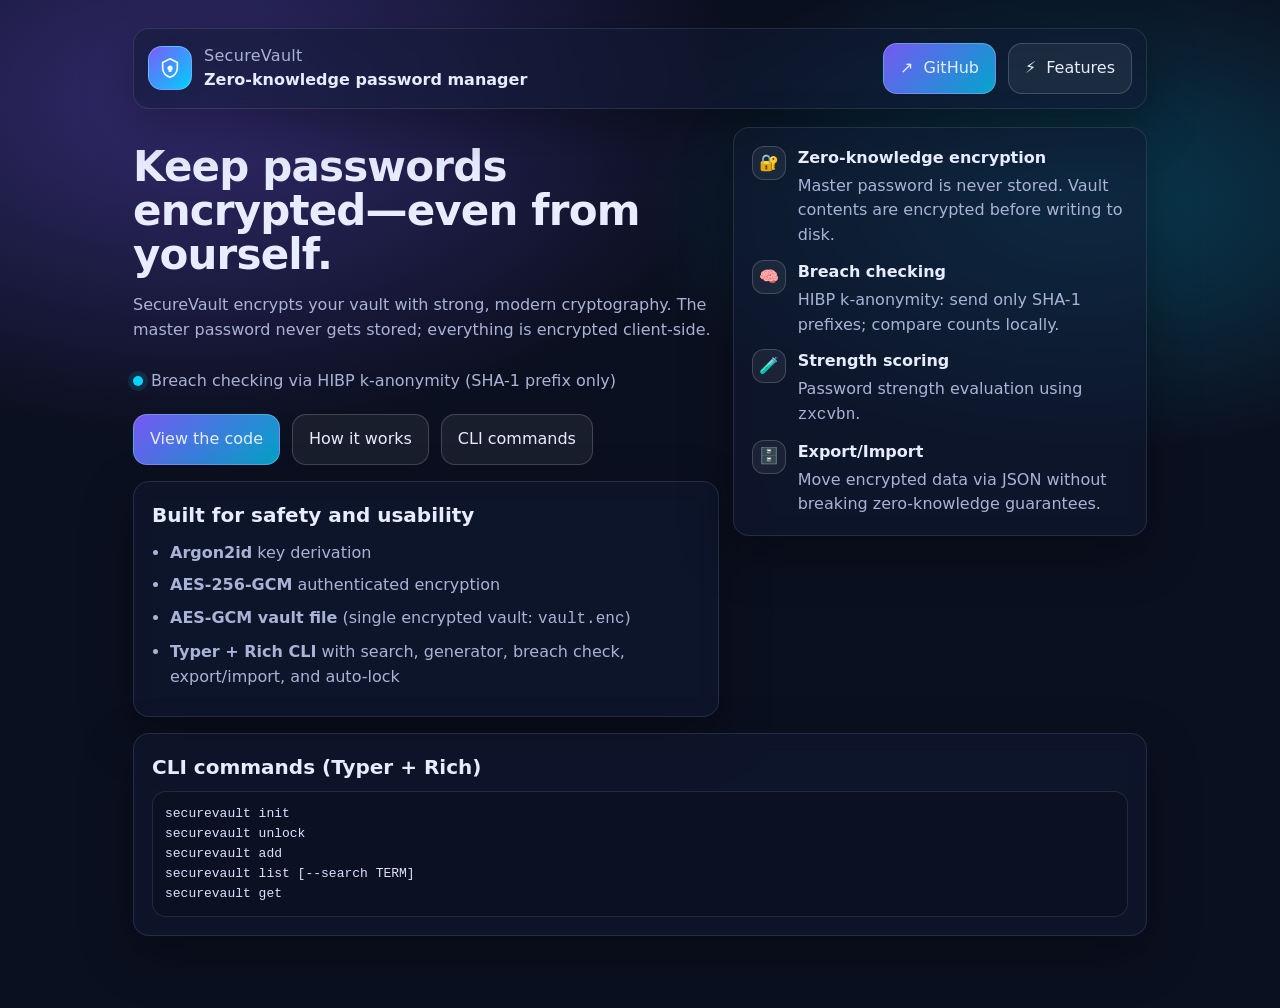
<file: index.html>
<!doctype html>
<html lang="en">
<head>
  <meta charset="utf-8" />
  <meta name="viewport" content="width=device-width, initial-scale=1" />
  <title>SecureVault — Zero-Knowledge Password Manager</title>
  <meta name="description" content="SecureVault: zero-knowledge encryption + breach checking (HIBP k-anonymity)." />
  <link rel="stylesheet" href="styles.css" />
  <style>
    /* Minimal inline overrides removed; keep styling in styles.css */


    :root{
      --bg:#0b1020;
      --card:#121a33;
      --text:#e8ecff;
      --muted:#aab3d6;
      --accent:#7c5cff;
      --accent2:#00d4ff;
      --border:rgba(255,255,255,.10);
      --shadow: 0 18px 50px rgba(0,0,0,.35);
      --radius:16px;
      --mono: ui-monospace, SFMono-Regular, Menlo, Monaco, Consolas, "Liberation Mono", "Courier New", monospace;
      --sans: ui-sans-serif, system-ui, -apple-system, Segoe UI, Roboto, Helvetica, Arial, "Apple Color Emoji", "Segoe UI Emoji";
    }
    *{box-sizing:border-box}
    body{
      margin:0;
      font-family:var(--sans);
      background: radial-gradient(1000px 600px at 15% 10%, rgba(124,92,255,.35), transparent 55%),
                  radial-gradient(900px 500px at 85% 20%, rgba(0,212,255,.22), transparent 50%),
                  var(--bg);
      color:var(--text);
      line-height:1.55;
    }
    a{color:inherit}
    .wrap{max-width:1050px;margin:0 auto;padding:28px 18px 72px}
    header{
      display:flex;gap:16px;align-items:center;justify-content:space-between;flex-wrap:wrap;
      padding:14px 14px;
      border:1px solid var(--border);
      background:rgba(18,26,51,.55);
      backdrop-filter: blur(10px);
      border-radius: var(--radius);
      box-shadow: var(--shadow);
    }
    .brand{display:flex;align-items:center;gap:12px}
    .logo{
      width:44px;height:44px;border-radius:14px;
      background: linear-gradient(135deg, rgba(124,92,255,1), rgba(0,212,255,1));
      display:grid;place-items:center;
      border:1px solid rgba(255,255,255,.25);
    }
    .logo svg{filter: drop-shadow(0 8px 18px rgba(0,0,0,.35))}
    .title{margin:0;font-size:16px;letter-spacing:.3px;color:var(--muted)}
    h1{
      font-size:42px;line-height:1.05;margin:18px 0 10px;
      letter-spacing:-.02em;
    }
    .subtitle{color:var(--muted);max-width:70ch}

    .grid{display:grid;grid-template-columns: repeat(12, 1fr);gap:14px;margin-top:18px}
    .hero{grid-column: span 12}
    .cards{grid-column: span 12}
    @media (min-width: 900px){
      .hero{grid-column: span 7}
      .cards{grid-column: span 5}
    }

    .card{
      border:1px solid var(--border);
      background: rgba(18,26,51,.55);
      backdrop-filter: blur(10px);
      border-radius: var(--radius);
      box-shadow: var(--shadow);
      padding:18px;
    }

    .cta{
      display:flex;gap:12px;flex-wrap:wrap;margin-top:20px;
    }
    .btn{
      display:inline-flex;align-items:center;gap:10px;
      padding:12px 16px;
      border-radius: 14px;
      text-decoration:none;
      border:1px solid rgba(255,255,255,.18);
      background: rgba(255,255,255,.06);
      transition: transform .08s ease, background .15s ease, border-color .15s ease;
      user-select:none;
    }
    .btn:hover{transform: translateY(-1px);background: rgba(255,255,255,.10);border-color: rgba(255,255,255,.28)}
    .btn.primary{
      background: linear-gradient(135deg, rgba(124,92,255,.95), rgba(0,212,255,.75));
      border-color: rgba(255,255,255,.22);
    }
    .pill{display:inline-flex;align-items:center;gap:8px;margin:10px 0 0}
    .dot{width:10px;height:10px;border-radius:50%;background:var(--accent2);box-shadow:0 0 0 5px rgba(0,212,255,.12)}

    ul{margin:10px 0 0;padding-left:18px;color:var(--muted)}
    li{margin:8px 0}

    .section{margin-top:16px}
    .section h2{margin:0 0 8px;font-size:20px}
    .code{
      font-family:var(--mono);
      font-size:13px;
      border:1px solid var(--border);
      background: rgba(0,0,0,.18);
      padding:12px;
      border-radius:14px;
      color:#dbe3ff;
      overflow:auto;
      white-space:pre;
    }

    footer{
      margin-top:24px;color:var(--muted);font-size:13px;text-align:center;
    }
    .kcard{display:grid;gap:12px}
    .k{display:flex;gap:12px;align-items:flex-start}
    .k .icon{
      width:34px;height:34px;border-radius:12px;
      display:grid;place-items:center;
      border:1px solid rgba(255,255,255,.18);
      background: rgba(255,255,255,.06);
      flex:0 0 auto;
    }
    .k b{display:block;margin-bottom:3px}
  </style>
</head>
<body>
  <div class="wrap">
    <header>
      <div class="brand">
        <div class="logo" aria-hidden="true">
          <svg width="22" height="22" viewBox="0 0 24 24" fill="none" xmlns="http://www.w3.org/2000/svg">
            <path d="M12 2L20 6V12C20 17 16.5 21 12 22C7.5 21 4 17 4 12V6L12 2Z" stroke="white" stroke-width="1.8" opacity=".95"/>
            <path d="M9.2 12.2C9.2 10.6 10.5 9.3 12.1 9.3C13.7 9.3 15 10.6 15 12.2C15 13.2 14.5 14 13.7 14.5V16.4H10.5V14.5C9.7 14 9.2 13.2 9.2 12.2Z" fill="white" opacity=".9"/>
          </svg>
        </div>
        <div>
          <div class="title">SecureVault</div>
          <div style="font-weight:650">Zero-knowledge password manager</div>
        </div>
      </div>
      <div class="cta" style="margin:0">
        <a class="btn primary" href="https://github.com/nikhiltomar2712/SecureVault" target="_blank" rel="noreferrer">
          <span aria-hidden="true">↗</span> GitHub
        </a>
        <a class="btn" href="#features">
          <span aria-hidden="true">⚡</span> Features
        </a>
      </div>
    </header>

    <div class="grid">
      <div class="hero">
        <h1>Keep passwords encrypted—even from yourself.</h1>
        <p class="subtitle">SecureVault encrypts your vault with strong, modern cryptography. The master password never gets stored; everything is encrypted client-side.</p>
        <div class="pill"><span class="dot"></span><span style="color:var(--muted)">Breach checking via HIBP k-anonymity (SHA-1 prefix only)</span></div>

        <div class="cta">
          <a class="btn primary" href="https://github.com/nikhiltomar2712/SecureVault" target="_blank" rel="noreferrer">View the code</a>
          <a class="btn" href="#crypto">How it works</a>
          <a class="btn" href="#commands">CLI commands</a>
        </div>

        <div class="section" id="features">
          <div class="card">
            <h2 style="margin-top:0">Built for safety and usability</h2>
            <ul>
              <li><b>Argon2id</b> key derivation</li>
              <li><b>AES-256-GCM</b> authenticated encryption</li>
              <li><b>AES-GCM vault file</b> (single encrypted vault: <code style="font-family:var(--mono)">vault.enc</code>)</li>
              <li><b>Typer + Rich CLI</b> with search, generator, breach check, export/import, and auto-lock</li>
            </ul>
          </div>
        </div>
      </div>

      <div class="cards">
        <div class="card kcard" id="crypto">
          <div class="k">
            <div class="icon" aria-hidden="true">🔐</div>
            <div><b>Zero-knowledge encryption</b><div style="color:var(--muted)">Master password is never stored. Vault contents are encrypted before writing to disk.</div></div>
          </div>
          <div class="k">
            <div class="icon" aria-hidden="true">🧠</div>
            <div><b>Breach checking</b><div style="color:var(--muted)">HIBP k-anonymity: send only SHA-1 prefixes; compare counts locally.</div></div>
          </div>
          <div class="k">
            <div class="icon" aria-hidden="true">🧪</div>
            <div><b>Strength scoring</b><div style="color:var(--muted)">Password strength evaluation using <span style="font-family:var(--mono)">zxcvbn</span>.</div></div>
          </div>
          <div class="k">
            <div class="icon" aria-hidden="true">🗄️</div>
            <div><b>Export/Import</b><div style="color:var(--muted)">Move encrypted data via JSON without breaking zero-knowledge guarantees.</div></div>
          </div>
        </div>
      </div>
    </div>

    <div class="section" id="commands">
      <div class="card">
        <h2>CLI commands (Typer + Rich)</h2>
        <div class="code">securevault init
securevault unlock
securevault add
securevault list [--search TERM]
securevault get <title or id>
securevault generate
securevault check-breach
securevault export
securevault import
securevault lock</div>
        <p style="margin:12px 0 0;color:var(--muted)">This page is a GitHub Pages-style landing site for the SecureVault project.</p>
      </div>
    </div>

    <footer>
      <div>© 2026 SecureVault • <a href="https://github.com/nikhiltomar2712/SecureVault" target="_blank" rel="noreferrer">GitHub</a></div>
    </footer>
  </div>
</body>
</html>
</file>
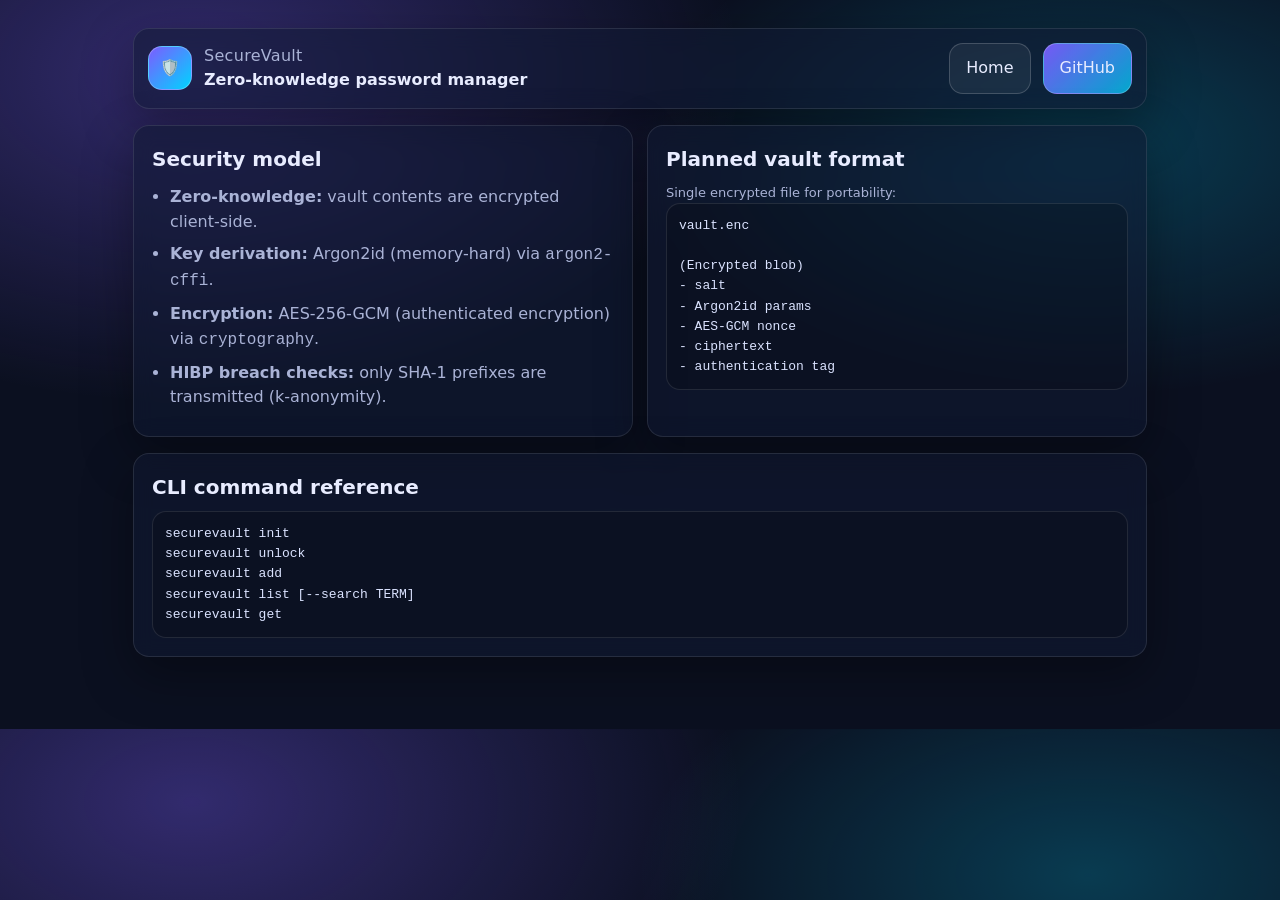
<file: site/docs.html>
<!doctype html>
<html lang="en">
<head>
  <meta charset="utf-8" />
  <meta name="viewport" content="width=device-width, initial-scale=1" />
  <title>SecureVault — Documentation</title>
  <link rel="stylesheet" href="../styles.css" />
</head>
<body>
  <div class="wrap">
    <header>
      <div class="brand">
        <div class="logo" aria-hidden="true">🛡️</div>
        <div>
          <div class="title">SecureVault</div>
          <div style="font-weight:650">Zero-knowledge password manager</div>
        </div>
      </div>
      <div class="cta" style="margin:0">
        <a class="btn" href="../index.html">Home</a>
        <a class="btn primary" href="https://github.com/nikhiltomar2712/SecureVault" target="_blank" rel="noopener noreferrer">GitHub</a>
      </div>
    </header>

    <div class="section">
      <div class="grid-2">
        <div class="card">
          <h2>Security model</h2>
          <ul>
            <li><b>Zero-knowledge:</b> vault contents are encrypted client-side.</li>
            <li><b>Key derivation:</b> Argon2id (memory-hard) via <span style="font-family:var(--mono)">argon2-cffi</span>.</li>
            <li><b>Encryption:</b> AES-256-GCM (authenticated encryption) via <span style="font-family:var(--mono)">cryptography</span>.</li>
            <li><b>HIBP breach checks:</b> only SHA-1 prefixes are transmitted (k-anonymity).</li>
          </ul>
        </div>
        <div class="card">
          <h2>Planned vault format</h2>
          <div class="small">Single encrypted file for portability:</div>
          <div class="code">vault.enc

(Encrypted blob)
- salt
- Argon2id params
- AES-GCM nonce
- ciphertext
- authentication tag
</div>
        </div>
      </div>

      <div class="section">
        <div class="card">
          <h2>CLI command reference</h2>
          <div class="code">securevault init
securevault unlock
securevault add
securevault list [--search TERM]
securevault get <title or id>
securevault generate
securevault check-breach
securevault export
securevault import
securevault lock</div>
          <p class="small">This docs page describes the intended interface.</p>
        </div>
      </div>
    </div>

    <footer>© 2026 SecureVault</footer>
  </div>
</body>
</html>
</file>
<file: styles.css>
:root{
  --bg:#0b1020;
  --card:#121a33;
  --text:#e8ecff;
  --muted:#aab3d6;
  --accent:#7c5cff;
  --accent2:#00d4ff;
  --border:rgba(255,255,255,.10);
  --shadow: 0 18px 50px rgba(0,0,0,.35);
  --radius:16px;
  --mono: ui-monospace, SFMono-Regular, Menlo, Monaco, Consolas, "Liberation Mono", "Courier New", monospace;
  --sans: ui-sans-serif, system-ui, -apple-system, Segoe UI, Roboto, Helvetica, Arial, "Apple Color Emoji", "Segoe UI Emoji";
}
*{box-sizing:border-box}
body{
  margin:0;
  font-family:var(--sans);
  background: radial-gradient(1000px 600px at 15% 10%, rgba(124,92,255,.35), transparent 55%),
              radial-gradient(900px 500px at 85% 20%, rgba(0,212,255,.22), transparent 50%),
              var(--bg);
  color:var(--text);
  line-height:1.55;
}
a{color:inherit}
.wrap{max-width:1050px;margin:0 auto;padding:28px 18px 72px}
header{
  display:flex;gap:16px;align-items:center;justify-content:space-between;flex-wrap:wrap;
  padding:14px 14px;
  border:1px solid var(--border);
  background:rgba(18,26,51,.55);
  -webkit-backdrop-filter: blur(10px);
  backdrop-filter: blur(10px);
  border-radius: var(--radius);
  box-shadow: var(--shadow);
}
.brand{display:flex;align-items:center;gap:12px}
.logo{
  width:44px;height:44px;border-radius:14px;
  background: linear-gradient(135deg, rgba(124,92,255,1), rgba(0,212,255,1));
  display:grid;place-items:center;
  border:1px solid rgba(255,255,255,.25);
}
.logo svg{filter: drop-shadow(0 8px 18px rgba(0,0,0,.35))}
.title{margin:0;font-size:16px;letter-spacing:.3px;color:var(--muted)}
.hero h1{
  font-size:42px;line-height:1.05;margin:18px 0 10px;
  letter-spacing:-.02em;
}
.subtitle{color:var(--muted);max-width:70ch}
.grid{display:grid;grid-template-columns: repeat(12, 1fr);gap:14px;margin-top:18px}
.hero-col{grid-column: span 12}
.cards-col{grid-column: span 12}
@media (min-width: 900px){
  .hero-col{grid-column: span 7}
  .cards-col{grid-column: span 5}
}
.card{
  border:1px solid var(--border);
  background: rgba(18,26,51,.55);
  -webkit-backdrop-filter: blur(10px);
  backdrop-filter: blur(10px);
  border-radius: var(--radius);
  box-shadow: var(--shadow);
  padding:18px;
}
.cta{display:flex;gap:12px;flex-wrap:wrap;margin-top:20px}
.btn{
  display:inline-flex;align-items:center;gap:10px;
  padding:12px 16px;
  border-radius: 14px;
  text-decoration:none;
  border:1px solid rgba(255,255,255,.18);
  background: rgba(255,255,255,.06);
  transition: transform .08s ease, background .15s ease, border-color .15s ease;
  -webkit-user-select:none; user-select:none;
}
.btn:hover{transform: translateY(-1px);background: rgba(255,255,255,.10);border-color: rgba(255,255,255,.28)}
.btn.primary{
  background: linear-gradient(135deg, rgba(124,92,255,.95), rgba(0,212,255,.75));
  border-color: rgba(255,255,255,.22);
}
.pill{display:inline-flex;align-items:center;gap:8px;margin:10px 0 0}
.dot{width:10px;height:10px;border-radius:50%;background:var(--accent2);box-shadow:0 0 0 5px rgba(0,212,255,.12)}
ul{margin:10px 0 0;padding-left:18px;color:var(--muted)}
li{margin:8px 0}
.section{margin-top:16px}
.section h2{margin:0 0 8px;font-size:20px}
.code{
  font-family:var(--mono);
  font-size:13px;
  border:1px solid var(--border);
  background: rgba(0,0,0,.18);
  padding:12px;
  border-radius:14px;
  color:#dbe3ff;
  overflow:auto;
  white-space:pre;
}
footer{margin-top:24px;color:var(--muted);font-size:13px;text-align:center}
.kcard{display:grid;gap:12px}
.k{display:flex;gap:12px;align-items:flex-start}
.k .icon{
  width:34px;height:34px;border-radius:12px;
  display:grid;place-items:center;
  border:1px solid rgba(255,255,255,.18);
  background: rgba(255,255,255,.06);
  flex:0 0 auto;
}
.k b{display:block;margin-bottom:3px}
.table{
  width:100%;border-collapse:collapse;margin-top:10px
}
.table th,.table td{border-top:1px solid var(--border);padding:10px;text-align:left;color:var(--muted)}
.table th{color:var(--text);font-weight:650}
.small{font-size:13px;color:var(--muted)}
.grid-2{display:grid;grid-template-columns:1fr;gap:14px}
@media(min-width:900px){.grid-2{grid-template-columns:1fr 1fr}}
.form-row{display:flex;gap:10px;flex-wrap:wrap;align-items:center}
input[type="text"]{
  flex:1 1 240px;
  min-width:220px;
  padding:12px 14px;
  border-radius:14px;
  background:rgba(255,255,255,.06);
  border:1px solid rgba(255,255,255,.14);
  color:var(--text);
  outline:none;
}
input[type="text"]::placeholder{color:rgba(232,236,255,.55)}
</file>
